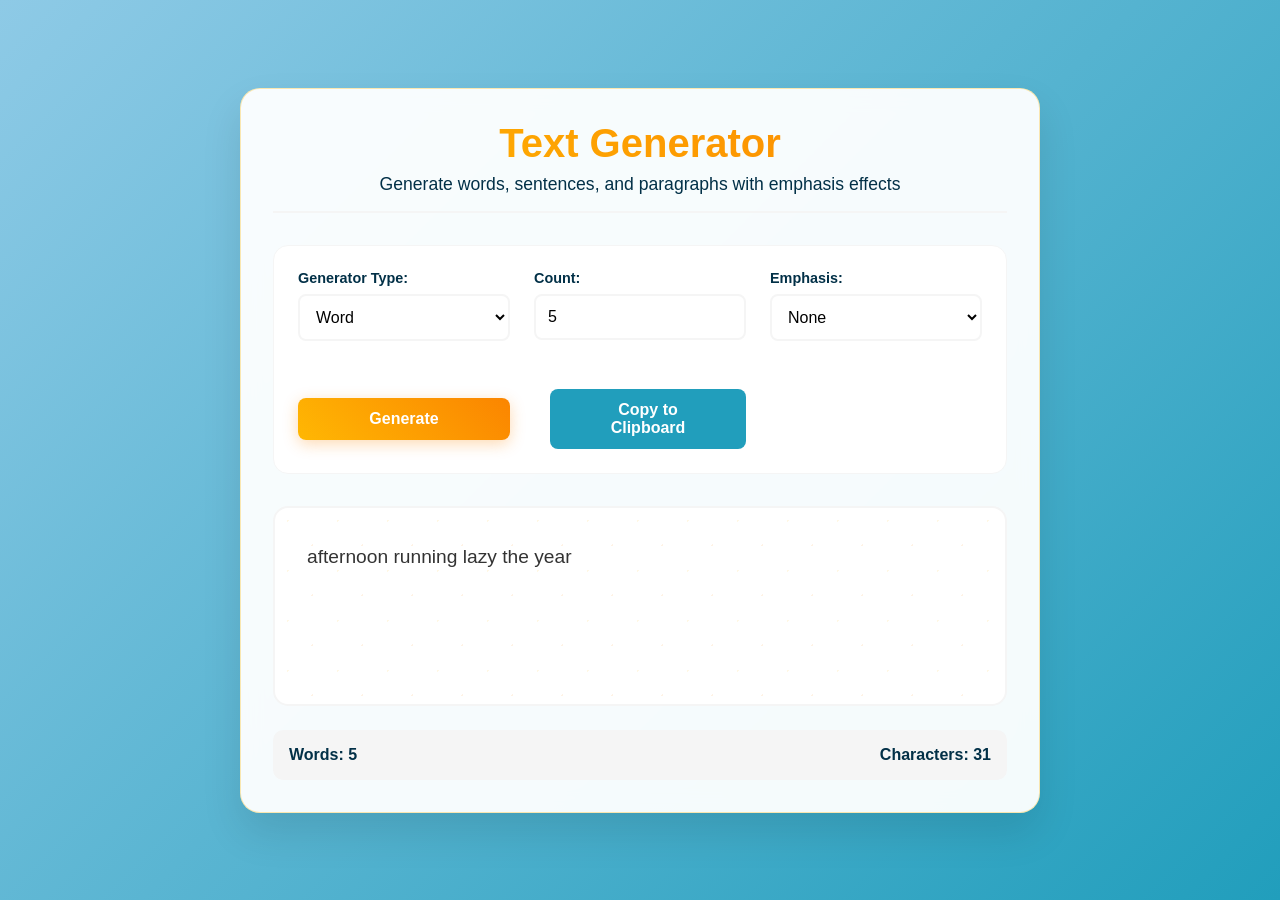
<file: hand-on-task 4/index.html>
<!doctype html>
<html lang="en">
  <head>
    <meta charset="UTF-8" />
    <meta name="viewport" content="width=device-width, initial-scale=1.0" />
    <title>Word, Sentence, Paragraph Generator</title>
    <link rel="stylesheet" href="style.css" />
  </head>
  <body>
    <div class="container">
      <header class="header">
        <h1>Text Generator</h1>
        <p class="subtitle">
          Generate words, sentences, and paragraphs with emphasis effects
        </p>
      </header>

      <div class="controls">
        <div class="control-group">
          <label for="generatorType">Generator Type:</label>
          <select id="generatorType">
            <option value="word">Word</option>
            <option value="sentence">Sentence</option>
            <option value="paragraph">Paragraph</option>
          </select>
        </div>

        <div class="control-group">
          <label for="count">Count:</label>
          <input type="number" id="count" min="1" max="100" value="5" />
        </div>

        <div class="control-group">
          <label for="emphasis">Emphasis:</label>
          <select id="emphasis">
            <option value="none">None</option>
            <option value="first">First Word</option>
            <option value="random">Random Word</option>
            <option value="all">All Words</option>
          </select>
        </div>

        <button id="generateBtn" class="generate-btn">Generate</button>
        <button id="copyBtn" class="copy-btn">Copy to Clipboard</button>
      </div>

      <div class="output-container">
        <div id="output" class="output" contenteditable="true"></div>
      </div>

      <div class="stats">
        <span id="wordCount">Words: 0</span>
        <span id="charCount">Characters: 0</span>
      </div>
    </div>

    <script src="script.js"></script>
  </body>
</html>
</file>
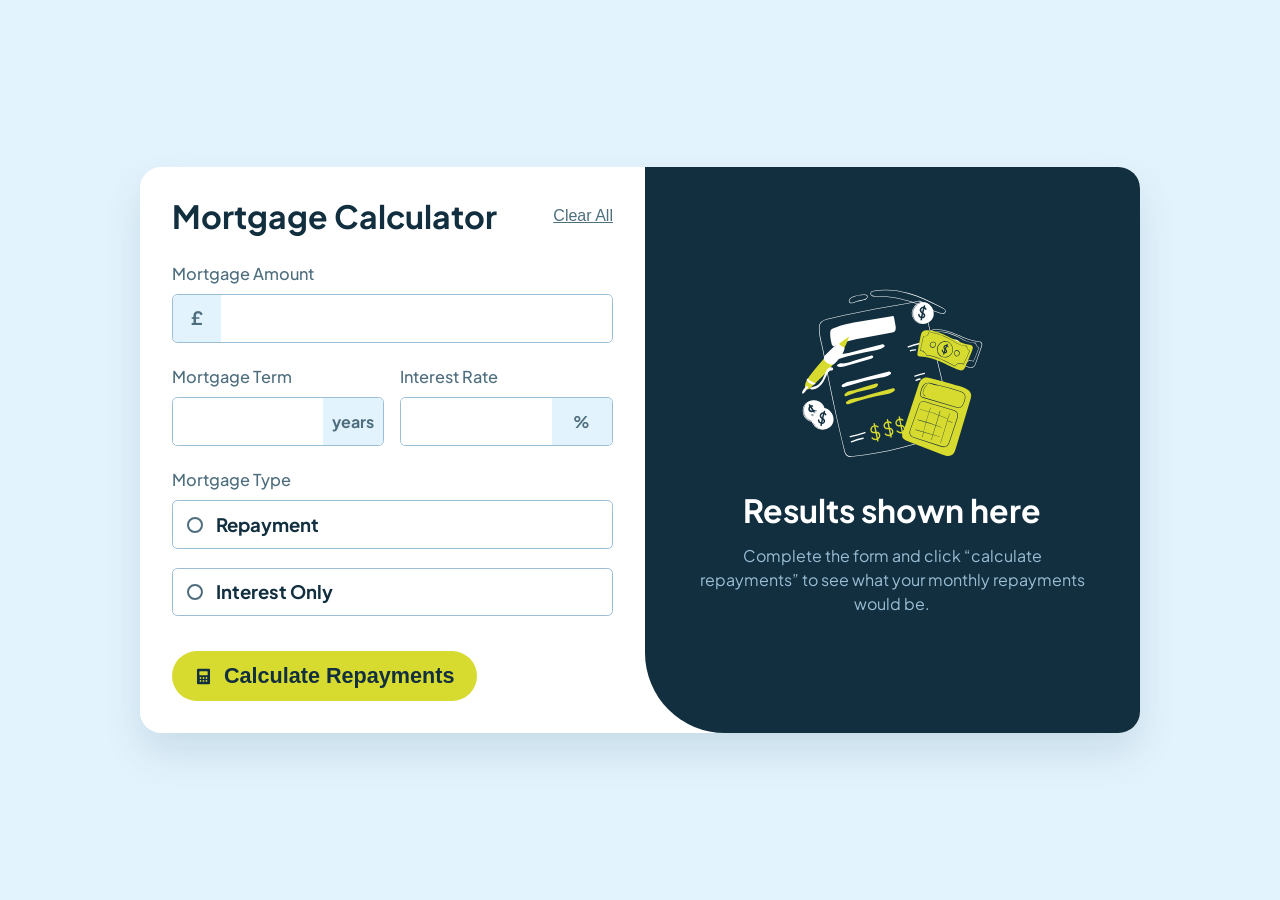
<file: mortgage_calculator/index.html>
<!DOCTYPE html>
<html lang="en">
  <head>
    <meta charset="UTF-8" />
    <meta name="viewport" content="width=device-width, initial-scale=1.0" />
    <title>Mortgage Repayment Calculator</title>
    <link rel="stylesheet" href="styles.css" />
  </head>
  <body>
    <main class="app">
      <section class="calculator" aria-label="Mortgage calculator">
        <div class="panel panel--form">
          <header class="form-header">
            <h1>Mortgage Calculator</h1>
            <button class="clear-button" type="button" id="clearBtn">Clear All</button>
          </header>

          <form id="mortgageForm" novalidate>
            <div class="field-group" data-field="amount">
              <label for="amount">Mortgage Amount</label>
              <div class="input-with-addon input-with-addon--prefix">
                <span class="addon">£</span>
                <input id="amount" name="amount" type="text" inputmode="numeric" autocomplete="off" />
              </div>
              <p class="error-text" id="amountError">This field is required</p>
            </div>

            <div class="row">
              <div class="field-group" data-field="term">
                <label for="term">Mortgage Term</label>
                <div class="input-with-addon input-with-addon--suffix">
                  <input id="term" name="term" type="number" min="0" step="1" />
                  <span class="addon">years</span>
                </div>
                <p class="error-text" id="termError">This field is required</p>
              </div>

              <div class="field-group" data-field="rate">
                <label for="rate">Interest Rate</label>
                <div class="input-with-addon input-with-addon--suffix">
                  <input id="rate" name="rate" type="number" min="0" step="0.01" />
                  <span class="addon">%</span>
                </div>
                <p class="error-text" id="rateError">This field is required</p>
              </div>
            </div>

            <fieldset class="field-group fieldset" data-field="type">
              <legend>Mortgage Type</legend>

              <label class="radio-card" for="repayment">
                <input id="repayment" type="radio" name="mortgageType" value="repayment" />
                <span class="radio-ui"></span>
                <span>Repayment</span>
              </label>

              <label class="radio-card" for="interestOnly">
                <input id="interestOnly" type="radio" name="mortgageType" value="interest-only" />
                <span class="radio-ui"></span>
                <span>Interest Only</span>
              </label>

              <p class="error-text" id="typeError">This field is required</p>
            </fieldset>

            <button class="calculate-button" type="submit">
              <img src="assets/images/icon-calculator.svg" alt="" aria-hidden="true" />
              Calculate Repayments
            </button>
          </form>
        </div>

        <div class="panel panel--results" id="resultsPanel">
          <section class="results-empty" id="emptyState" aria-live="polite">
            <img src="assets/images/illustration-empty.svg" alt="" aria-hidden="true" />
            <h2>Results shown here</h2>
            <p>
              Complete the form and click “calculate repayments” to see what your
              monthly repayments would be.
            </p>
          </section>

          <section class="results-complete" id="completeState" hidden aria-live="polite">
            <h2>Your results</h2>
            <p>
              Your results are shown below based on the information you provided. To
              adjust the results, edit the form and click “calculate repayments” again.
            </p>

            <div class="result-card">
              <p class="result-label">Your monthly repayments</p>
              <p class="result-value result-value--highlight" id="monthlyRepayment">£0.00</p>

              <div class="divider"></div>

              <p class="result-label">Total you'll repay over the term</p>
              <p class="result-value" id="totalRepayment">£0.00</p>
            </div>
          </section>
        </div>
      </section>
    </main>

    <script src="script.js"></script>
  </body>
</html>
</file>
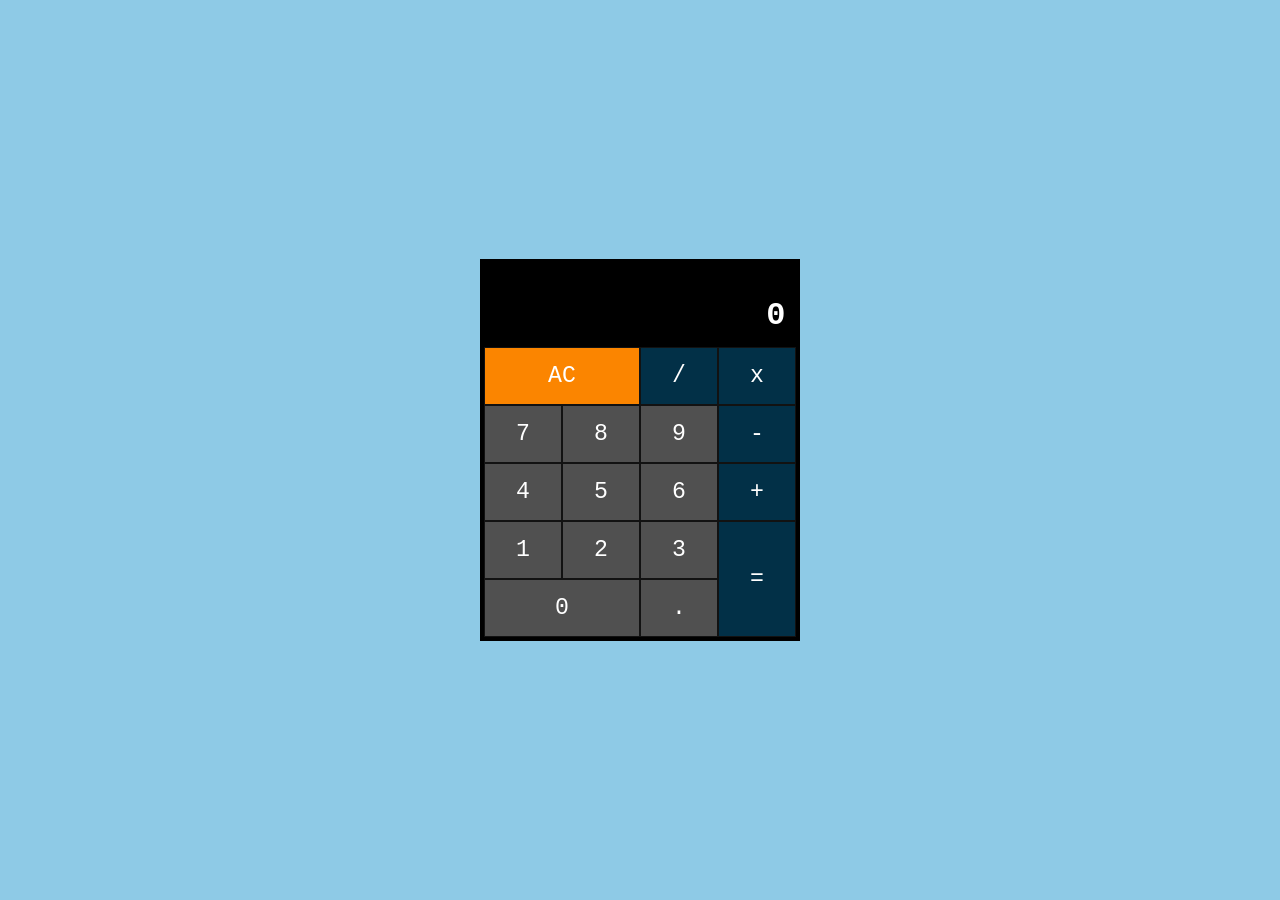
<file: hand-on task 2/JS Calculator/index.html>
<!DOCTYPE html>
<html lang="en">
<head>
  <meta charset="UTF-8" />
  <meta name="viewport" content="width=device-width, initial-scale=1.0" />
  <title>JS Calculator</title>
  <link rel="stylesheet" href="./styles.css" />
</head>
<body>
  <main class="page">
    <section class="calculator" aria-label="Calculator">
      <div class="screen">
        <div class="expression" id="expression"></div>
        <div class="result" id="display">0</div>
      </div>

      <div class="keys">
        <button class="key key-clear wide" data-action="clear">AC</button>
        <button class="key key-operator" data-action="operator" data-value="/">/</button>
        <button class="key key-operator" data-action="operator" data-value="*">x</button>

        <button class="key" data-action="number" data-value="7">7</button>
        <button class="key" data-action="number" data-value="8">8</button>
        <button class="key" data-action="number" data-value="9">9</button>
        <button class="key key-operator" data-action="operator" data-value="-">-</button>

        <button class="key" data-action="number" data-value="4">4</button>
        <button class="key" data-action="number" data-value="5">5</button>
        <button class="key" data-action="number" data-value="6">6</button>
        <button class="key key-operator" data-action="operator" data-value="+">+</button>

        <button class="key" data-action="number" data-value="1">1</button>
        <button class="key" data-action="number" data-value="2">2</button>
        <button class="key" data-action="number" data-value="3">3</button>
        <button class="key key-equals tall" data-action="equals">=</button>

        <button class="key wide" data-action="number" data-value="0">0</button>
        <button class="key" data-action="decimal" data-value=".">.</button>
      </div>
    </section>
  </main>

  <script src="./script.js"></script>
</body>
</html>
</file>
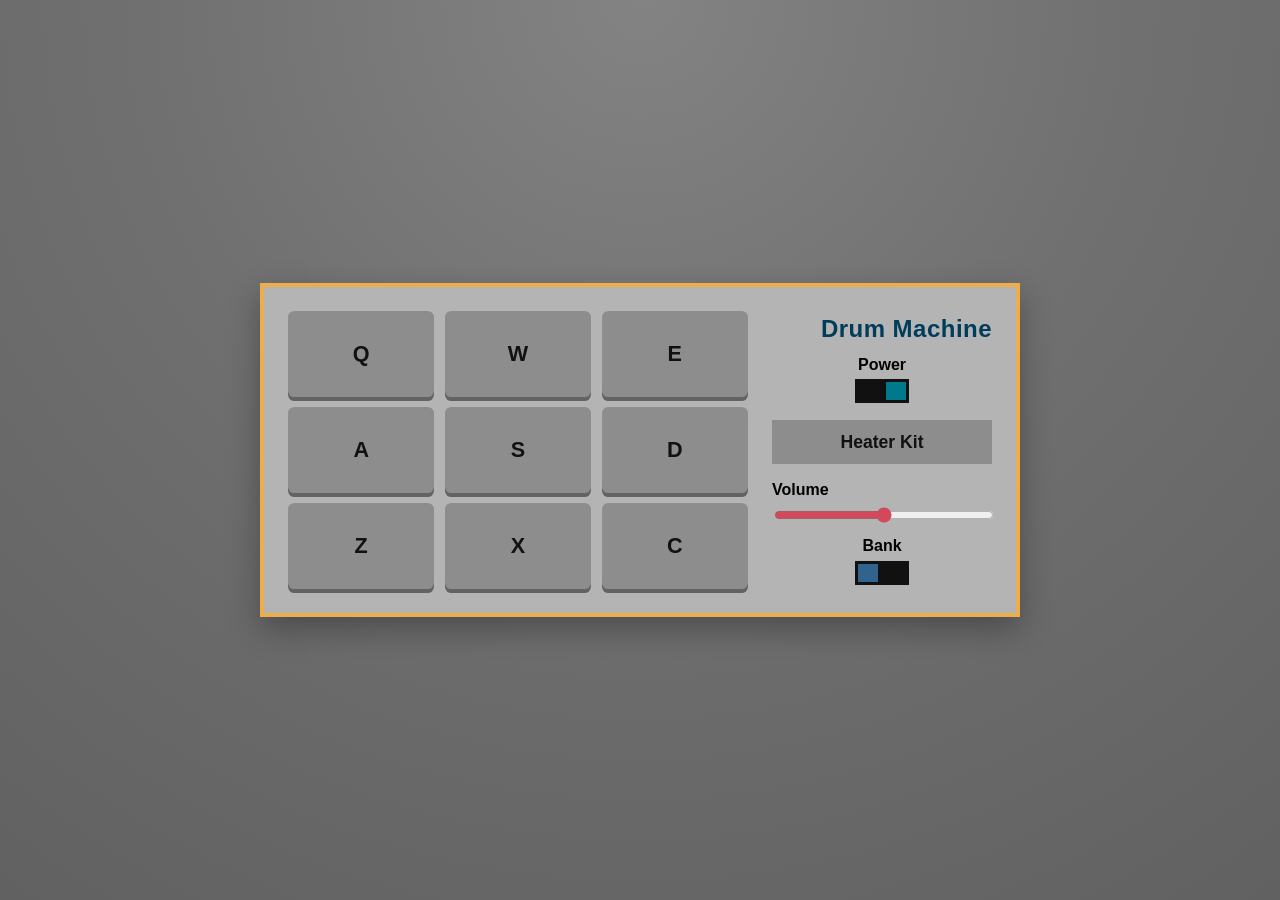
<file: hand-on task 3/Drum Machine/index.html>
<!DOCTYPE html>
<html lang="en">
<head>
  <meta charset="UTF-8" />
  <meta name="viewport" content="width=device-width, initial-scale=1.0" />
  <title>Drum Machine</title>
  <link rel="stylesheet" href="style.css" />
</head>
<body>
  <main class="machine-shell" id="drum-machine">
    <section class="drum-pad-grid" aria-label="Drum pads">
      <button class="drum-pad" id="Heater-1" data-key="Q">Q<audio class="clip" id="Q" preload="auto"></audio></button>
      <button class="drum-pad" id="Heater-2" data-key="W">W<audio class="clip" id="W" preload="auto"></audio></button>
      <button class="drum-pad" id="Heater-3" data-key="E">E<audio class="clip" id="E" preload="auto"></audio></button>
      <button class="drum-pad" id="Heater-4" data-key="A">A<audio class="clip" id="A" preload="auto"></audio></button>
      <button class="drum-pad" id="Clap" data-key="S">S<audio class="clip" id="S" preload="auto"></audio></button>
      <button class="drum-pad" id="Open-HH" data-key="D">D<audio class="clip" id="D" preload="auto"></audio></button>
      <button class="drum-pad" id="Kick-n-Hat" data-key="Z">Z<audio class="clip" id="Z" preload="auto"></audio></button>
      <button class="drum-pad" id="Kick" data-key="X">X<audio class="clip" id="X" preload="auto"></audio></button>
      <button class="drum-pad" id="Closed-HH" data-key="C">C<audio class="clip" id="C" preload="auto"></audio></button>
    </section>

    <section class="controls" aria-label="Controls">
      <h1 class="brand">Drum Machine</h1>

      <div class="toggle-group">
        <p>Power</p>
        <button button class="toggle" id="power-toggle" type="button" aria-pressed="true" title="Toggle Power">
          <span class="knob"></span>
          <span class="visually-hidden">Toggle Power</span>
        </button>
      </div>

      <p id="display" class="display" aria-live="polite">Heater Kit</p>

      <label class="volume-wrap" for="volume-slider">
        Volume
        <input id="volume-slider" type="range" min="0" max="100" step="1" value="50" />
      </label>

      <div class="toggle-group">
        <p>Bank</p>
        <buttonbutton class="toggle" id="bank-toggle" type="button" aria-pressed="false" title="Toggle Bank">
          <span class="knob"></span>
          <span class="visually-hidden">Toggle Bank</span>
        </button>
      </div>
    </section>
  </main>

  <script src="script.js"></script>
</body>
</html>
</file>
<file: hand-on-task 4/style.css>
/* Color Palette from https://coolors.co/palette/8ecae6-219ebc-023047-ffb703-fb8500 */
:root {
  --primary-blue: #8ecae6;
  --secondary-blue: #219ebc;
  --dark-blue: #023047;
  --accent-yellow: #ffb703;
  --accent-orange: #fb8500;
  --white: #ffffff;
  --light-gray: #f5f5f5;
  --text-dark: #333333;
}

* {
  box-sizing: border-box;
  margin: 0;
  padding: 0;
}

body {
  font-family:
    -apple-system, BlinkMacSystemFont, "Segoe UI", Roboto, Helvetica, Arial,
    sans-serif;
  background: linear-gradient(
    135deg,
    var(--primary-blue),
    var(--secondary-blue)
  );
  min-height: 100vh;
  display: flex;
  justify-content: center;
  align-items: center;
  color: var(--text-dark);
}

.container {
  background: rgba(255, 255, 255, 0.95);
  -webkit-backdrop-filter: blur(10px);
  backdrop-filter: blur(10px);
  border-radius: 20px;
  padding: 2rem;
  box-shadow: 0 20px 40px rgba(0, 0, 0, 0.1);
  width: 90%;
  max-width: 800px;
  border: 1px solid rgba(255, 183, 3, 0.3);
}

.header {
  text-align: center;
  margin-bottom: 2rem;
  padding-bottom: 1rem;
  border-bottom: 2px solid var(--light-gray);
}

.header h1 {
  font-size: 2.5rem;
  background: linear-gradient(
    45deg,
    var(--accent-yellow),
    var(--accent-orange)
  );
  -webkit-background-clip: text;
  -webkit-text-fill-color: transparent;
  background-clip: text;
  margin-bottom: 0.5rem;
  font-weight: 800;
}

.subtitle {
  color: var(--dark-blue);
  font-size: 1.1rem;
  font-weight: 500;
}

.controls {
  display: grid;
  grid-template-columns: repeat(auto-fit, minmax(200px, 1fr));
  gap: 1.5rem;
  margin-bottom: 2rem;
  padding: 1.5rem;
  background: var(--white);
  border-radius: 15px;
  border: 1px solid var(--light-gray);
}

.control-group {
  display: flex;
  flex-direction: column;
  gap: 0.5rem;
}

label {
  font-weight: 600;
  color: var(--dark-blue);
  font-size: 0.9rem;
}

select,
input {
  padding: 0.75rem;
  border: 2px solid var(--light-gray);
  border-radius: 8px;
  font-size: 1rem;
  transition: all 0.3s ease;
  background: var(--white);
}

select:focus,
input:focus {
  outline: none;
  border-color: var(--accent-yellow);
  box-shadow: 0 0 0 3px rgba(255, 183, 3, 0.1);
}

.generate-btn,
.copy-btn {
  padding: 0.75rem 2rem;
  border: none;
  border-radius: 8px;
  font-size: 1rem;
  font-weight: 600;
  cursor: pointer;
  transition: all 0.3s ease;
  align-self: center;
  margin-top: 1.5rem;
}

.generate-btn {
  background: linear-gradient(
    45deg,
    var(--accent-yellow),
    var(--accent-orange)
  );
  color: white;
  box-shadow: 0 4px 15px rgba(251, 133, 0, 0.3);
}

.generate-btn:hover {
  transform: translateY(-2px);
  box-shadow: 0 6px 20px rgba(251, 133, 0, 0.4);
}

.copy-btn {
  background: var(--secondary-blue);
  color: white;
  margin-left: 1rem;
}

.copy-btn:hover {
  background: var(--primary-blue);
  transform: translateY(-2px);
}

.output-container {
  background: var(--white);
  border-radius: 15px;
  padding: 2rem;
  min-height: 200px;
  border: 2px solid var(--light-gray);
  margin-bottom: 1.5rem;
  position: relative;
  overflow: hidden;
}

.output {
  font-size: 1.2rem;
  line-height: 1.8;
  color: var(--text-dark);
  min-height: 100px;
  outline: none;
  cursor: text;
}

.output:focus {
  border-bottom: 2px solid var(--accent-yellow);
}

/* Emphasis effects */
.emphasis-word {
  display: inline-block;
  animation: emphasisPulse 0.6s ease-in-out;
  background: linear-gradient(
    45deg,
    var(--accent-yellow),
    var(--accent-orange)
  );
  -webkit-background-clip: text;
  -webkit-text-fill-color: transparent;
  background-clip: text;
  font-weight: 800;
  transform: scale(1.1);
  position: relative;
}

.emphasis-word::after {
  content: "";
  position: absolute;
  bottom: -5px;
  left: 0;
  width: 100%;
  height: 4px;
  background: linear-gradient(
    45deg,
    var(--accent-yellow),
    var(--accent-orange)
  );
  border-radius: 2px;
  opacity: 0.8;
  filter: blur(2px);
}

@keyframes emphasisPulse {
  0% {
    transform: scale(1);
  }
  50% {
    transform: scale(1.15);
  }
  100% {
    transform: scale(1.1);
  }
}

.stats {
  display: flex;
  justify-content: space-between;
  gap: 1rem;
  padding: 1rem;
  background: var(--light-gray);
  border-radius: 10px;
  font-weight: 600;
  color: var(--dark-blue);
}

/* Responsive design */
@media (max-width: 768px) {
  .container {
    padding: 1.5rem;
    width: 95%;
  }

  .header h1 {
    font-size: 2rem;
  }

  .controls {
    grid-template-columns: 1fr;
    gap: 1rem;
  }

  .generate-btn,
  .copy-btn {
    width: 100%;
    margin-left: 0;
    margin-top: 1rem;
  }

  .output-container {
    padding: 1.5rem;
  }

  .output {
    font-size: 1.1rem;
  }
}

/* Typing animation effect */
@keyframes type {
  from {
    width: 0;
  }
  to {
    width: 100%;
  }
}

.output.typing {
  overflow: hidden;
  white-space: nowrap;
  border-right: 2px solid var(--accent-yellow);
  animation: type 2s steps(40, end);
}

/* Subtle background patterns */
.output-container::before {
  content: "";
  position: absolute;
  top: 0;
  left: 0;
  right: 0;
  bottom: 0;
  background-image:
    radial-gradient(
      circle at 25% 25%,
      rgba(255, 183, 3, 0.1) 1px,
      transparent 1px
    ),
    radial-gradient(
      circle at 75% 75%,
      rgba(251, 133, 0, 0.1) 1px,
      transparent 1px
    );
  background-size: 50px 50px;
  pointer-events: none;
}

/* Hover effects for interactive elements */
select:hover,
input:hover {
  border-color: var(--accent-yellow);
}

.generate-btn:active,
.copy-btn:active {
  transform: translateY(1px);
}

/* Smooth transitions */
* {
  transition:
    border-color 0.3s ease,
    background-color 0.3s ease;
}
</file>
<file: mortgage_calculator/styles.css>
@font-face {
  font-family: "Plus Jakarta Sans";
  src: url("assets/fonts/PlusJakartaSans-VariableFont_wght.ttf")
    format("truetype");
  font-style: normal;
  font-weight: 100 900;
}

@font-face {
  font-family: "Plus Jakarta Sans";
  src: url("assets/fonts/PlusJakartaSans-Italic-VariableFont_wght.ttf")
    format("truetype");
  font-style: italic;
  font-weight: 100 900;
}

:root {
  --lime: hsl(61, 70%, 52%);
  --red: hsl(4, 69%, 50%);
  --white: hsl(0, 0%, 100%);
  --slate-100: hsl(202, 86%, 94%);
  --slate-200: hsl(200, 27%, 91%);
  --slate-300: hsl(203, 41%, 72%);
  --slate-500: hsl(200, 26%, 54%);
  --slate-700: hsl(200, 24%, 40%);
  --slate-900: hsl(202, 55%, 16%);
  --slate-950: hsl(201, 57%, 12%);
}

* {
  box-sizing: border-box;
  margin: 0;
  padding: 0;
}

[hidden] {
  display: none !important;
}

img {
  display: block;
  max-width: 100%;
}

body {
  min-height: 100vh;
  font-family: "Plus Jakarta Sans", sans-serif;
  background: var(--slate-100);
  color: var(--slate-900);
  line-height: 1.5;
  overflow-x: hidden;
}

.app {
  min-height: 100vh;
  display: grid;
  place-items: center;
  padding: 2.5rem 1rem;
}

.calculator {
  width: min(1000px, calc(100vw - 2rem));
  display: grid;
  grid-template-columns: 1.02fr 1fr;
  background: var(--white);
  border-radius: 1.35rem;
  overflow: hidden;
  box-shadow: 0 20px 38px rgba(20, 65, 90, 0.12);
}

.panel {
  padding: 2rem;
}

.panel--form {
  background: var(--white);
}

.panel--results {
  background: var(--slate-900);
  border-bottom-left-radius: 5rem;
  color: var(--slate-300);
  display: grid;
}

.form-header {
  display: flex;
  align-items: center;
  justify-content: space-between;
  gap: 1rem;
  margin-bottom: 1.75rem;
}

.form-header h1 {
  font-size: 2rem;
  line-height: 1.1;
}

.clear-button {
  border: 0;
  background: transparent;
  color: var(--slate-700);
  text-decoration: underline;
  font-size: 1rem;
  font-weight: 500;
  cursor: pointer;
}

.clear-button:hover {
  color: var(--slate-900);
}

form {
  display: grid;
  gap: 1.35rem;
}

.row {
  display: grid;
  grid-template-columns: 1fr 1fr;
  gap: 1rem;
}

.field-group {
  display: grid;
}

label,
legend {
  color: var(--slate-700);
  font-weight: 500;
  font-size: 1.02rem;
  margin-bottom: 0.5rem;
}

.input-with-addon {
  display: grid;
  align-items: stretch;
  border: 1px solid var(--slate-300);
  border-radius: 0.33rem;
  overflow: hidden;
  background: var(--white);
}

.input-with-addon--prefix {
  grid-template-columns: 3rem 1fr;
}

.input-with-addon--suffix {
  grid-template-columns: 1fr 3.75rem;
}

.input-with-addon:hover {
  border-color: var(--slate-900);
}

.input-with-addon .addon {
  display: grid;
  place-items: center;
  font-weight: 700;
  color: var(--slate-700);
  background: var(--slate-100);
  font-size: 1.15rem;
  line-height: 1;
}

.input-with-addon--suffix .addon {
  font-size: 1rem;
}

.input-with-addon input {
  border: 0;
  outline: none;
  width: 100%;
  padding: 0.72rem 0.85rem;
  font-size: 1.22rem;
  font-weight: 700;
  color: var(--slate-900);
  font-family: inherit;
  background: var(--white);
}

.input-with-addon:focus-within {
  border-color: var(--lime);
}

.input-with-addon:focus-within .addon {
  background: hsl(60, 86%, 67%);
  color: var(--slate-900);
}

input[type="number"] {
  -moz-appearance: textfield;
  appearance: textfield;
}

input[type="number"]::-webkit-outer-spin-button,
input[type="number"]::-webkit-inner-spin-button {
  -webkit-appearance: none;
  margin: 0;
}

.fieldset {
  border: 0;
  gap: 0.7rem;
}

.radio-card {
  border: 1px solid var(--slate-300);
  border-radius: 0.33rem;
  padding: 0.58rem 0.88rem;
  display: flex;
  align-items: center;
  gap: 0.78rem;
  font-size: 1.16rem;
  font-weight: 700;
  color: var(--slate-900);
  cursor: pointer;
}

.radio-card:hover {
  border-color: var(--lime);
}

.radio-card input {
  position: absolute;
  opacity: 0;
  pointer-events: none;
}

.radio-ui {
  width: 1rem;
  height: 1rem;
  border: 2px solid var(--slate-700);
  border-radius: 999px;
  display: inline-grid;
  place-items: center;
  flex-shrink: 0;
}

.radio-ui::after {
  content: "";
  width: 0.42rem;
  height: 0.42rem;
  border-radius: 999px;
  background: var(--lime);
  transform: scale(0);
}

.radio-card:has(input:checked) {
  border-color: hsl(61, 59%, 60%);
  background: hsl(60, 100%, 96%);
}

.radio-card:has(input:checked) .radio-ui {
  border-color: var(--lime);
}

.radio-card:has(input:checked) .radio-ui::after {
  transform: scale(1);
}

.error-text {
  display: none;
  color: var(--red);
  font-size: 0.86rem;
  font-weight: 500;
  margin-top: 0.1rem;
}

.field-group.is-error .error-text {
  display: block;
}

.field-group.is-error .input-with-addon {
  border-color: var(--red);
}

.field-group.is-error .input-with-addon .addon {
  background: var(--red);
  color: var(--white);
}

.field-group.is-error.fieldset .radio-card {
  border-color: var(--slate-300);
}

.field-group.is-error.fieldset .error-text {
  display: block;
}

.calculate-button {
  margin-top: 0.35rem;
  border: 0;
  border-radius: 999px;
  background: var(--lime);
  color: var(--slate-900);
  font-size: 1.35rem;
  font-weight: 700;
  padding: 0.75rem 1.4rem;
  width: fit-content;
  min-width: 19rem;
  display: inline-flex;
  align-items: center;
  justify-content: center;
  gap: 0.7rem;
  cursor: pointer;
}

.calculate-button:hover {
  background: hsl(60, 70%, 68%);
}

.calculate-button:active {
  background: hsl(60, 69%, 45%);
}

.calculate-button img {
  width: 1.15rem;
  height: 1.15rem;
}

.results-empty {
  display: grid;
  align-content: center;
  justify-items: center;
  text-align: center;
  gap: 0.9rem;
  padding: 0.5rem;
}

.results-empty img {
  width: 12rem;
}

.results-empty h2,
.results-complete h2 {
  color: var(--white);
  font-size: 2rem;
  line-height: 1.2;
}

.results-empty p,
.results-complete p {
  font-size: 1rem;
  color: var(--slate-300);
}

.results-empty p {
  max-width: 33ch;
}

.results-complete {
  display: grid;
  align-content: start;
  gap: 1rem;
}

.result-card {
  margin-top: 1rem;
  border-top: 4px solid var(--lime);
  border-radius: 0.5rem;
  background: var(--slate-950);
  padding: 1.45rem;
}

.result-label {
  color: var(--slate-300);
  font-size: 1rem;
}

.result-value {
  color: var(--white) !important;
  font-weight: 700;
  font-size: 2rem;
  margin-top: 0.3rem;
}

.result-value--highlight {
  color: var(--lime) !important;
  font-size: 3.5rem !important;
  line-height: 1 !important;
}

.divider {
  height: 1px;
  background: hsl(204, 37%, 24%);
  margin: 1.65rem 0;
}

@media (max-width: 900px) {
  .calculator {
    width: min(735px, calc(100vw - 1.5rem));
    grid-template-columns: 1fr;
    border-radius: 1.35rem;
  }

  .panel {
    padding: 1.5rem;
  }

  .panel--results {
    border-bottom-left-radius: 0;
    border-top-right-radius: 0;
  }

  .form-header {
    flex-direction: column;
    align-items: flex-start;
    margin-bottom: 1rem;
  }

  .form-header h1 {
    font-size: 1.95rem;
  }

  .row {
    grid-template-columns: 1fr;
    gap: 1.1rem;
  }

  .calculate-button {
    width: 100%;
    min-width: 0;
  }

  .results-empty,
  .results-complete {
    padding: 0;
  }

  .results-empty {
    gap: 0.75rem;
  }

  .results-empty h2,
  .results-complete h2 {
    font-size: 2.1rem;
  }

  .result-value--highlight {
    font-size: 3.35rem;
  }
}

@media (max-width: 480px) {
  .app {
    padding: 0;
  }

  .calculator {
    width: 100%;
    border-radius: 0;
    box-shadow: none;
  }

  .panel {
    padding: 1rem;
  }

  .form-header h1 {
    font-size: 1.95rem;
  }

  label,
  legend,
  .clear-button,
  .error-text,
  .result-label,
  .results-empty p,
  .results-complete p {
    font-size: 1rem;
  }

  .input-with-addon input {
    font-size: 1.22rem;
  }

  .radio-card {
    font-size: 1.15rem;
  }

  .calculate-button {
    font-size: 1.33rem;
    min-height: 3.35rem;
  }

  .results-empty img {
    width: 11.6rem;
  }

  .results-empty h2,
  .results-complete h2 {
    font-size: 2rem;
  }

  .result-card {
    padding: 1rem;
  }

  .result-value--highlight {
    font-size: 3rem;
  }

  .panel--results {
    border-bottom-left-radius: 0;
  }
}
</file>
<file: hand-on task 2/JS Calculator/styles.css>
:root {
  --primary-color: #fb8500;
  --secondary-color: #ffb703;
  --light-color: #8ecae6;
  --dark-color: #023047;
}

* {
  box-sizing: border-box;
}

body {
  margin: 0;
  min-height: 100vh;
  font-family: "Courier New", Courier, monospace;
  background: var(--light-color);
  color: #ffffff;
}

.page {
  min-height: 100vh;
  display: grid;
  place-items: center;
  padding: 1rem;
}

.calculator {
  width: min(92vw, 320px);
  border: 4px solid #000000;
  background: #202020;
}

.screen {
  min-height: 84px;
  background: #000000;
  color: #ffffff;
  display: flex;
  flex-direction: column;
  align-items: flex-end;
  justify-content: center;
  padding: 0.75rem 0.6rem;
  overflow: hidden;
}

.expression {
  width: 100%;
  min-height: 1.25rem;
  text-align: right;
  font-size: 0.95rem;
  color: #c9c9c9;
  letter-spacing: 0.5px;
  white-space: nowrap;
  overflow: hidden;
  text-overflow: ellipsis;
}

.result {
  width: 100%;
  text-align: right;
  font-size: 2rem;
  font-weight: 700;
  letter-spacing: 1px;
  white-space: nowrap;
  overflow: hidden;
  text-overflow: ellipsis;
}

.keys {
  display: grid;
  grid-template-columns: repeat(4, 1fr);
  grid-auto-rows: 58px;
}

.key {
  border: 1px solid #121212;
  background: #505050;
  color: #ffffff;
  font: inherit;
  font-size: 1.45rem;
  cursor: pointer;
}

.key:hover {
  filter: brightness(1.1);
}

.key:active {
  transform: scale(0.985);
}

.key:focus-visible {
  outline: 2px solid var(--primary-color);
  outline-offset: -2px;
}

.key-operator {
  background: var(--dark-color);
}

.key-clear {
  background: var(--primary-color);
}

.key-equals {
  background: var(--dark-color);
}

.wide {
  grid-column: span 2;
}

.tall {
  grid-row: span 2;
}
</file>
<file: hand-on task 3/Drum Machine/style.css>
:root {
  --primary-color: #edae49;
  --secondary-color: #d1495b;
  --tertiary-color: #00798c;
  --background-color: #30638e;
  --text-color: #003d5b;
}

* {
  box-sizing: border-box;
}

body {
  margin: 0;
  min-height: 100vh;
  display: grid;
  place-items: center;
  padding: 1rem;
  font-family: "Trebuchet MS", "Segoe UI", sans-serif;
  background: radial-gradient(
    circle at top,
    #838383 0%,
    #707070 45%,
    #616161 100%
  );
}

.machine-shell {
  width: min(760px, 100%);
  background: #b4b4b4;
  border: 4px solid var(--primary-color);
  padding: 1.5rem;
  display: grid;
  grid-template-columns: 1fr 220px;
  gap: 1.5rem;
  box-shadow: 0 12px 30px rgba(0, 0, 0, 0.3);
}

.drum-pad-grid {
  display: grid;
  grid-template-columns: repeat(3, minmax(0, 1fr));
  gap: 0.65rem;
}

.drum-pad {
  min-height: 86px;
  border: 0;
  border-radius: 0.4rem;
  font-size: 1.35rem;
  font-weight: 700;
  color: #111;
  background: #8d8d8d;
  cursor: pointer;
  box-shadow: 0 4px 0 rgba(0, 0, 0, 0.45);
  transition:
    transform 0.1s ease,
    box-shadow 0.1s ease,
    background-color 0.2s ease;
}

.drum-pad:hover {
  filter: brightness(1.05);
}

.drum-pad:active,
.drum-pad.active {
  transform: translateY(2px);
  box-shadow: 0 2px 0 rgba(0, 0, 0, 0.45);
  background: var(--primary-color);
}

.controls {
  display: grid;
  align-content: center;
  gap: 0.8rem;
}

.brand {
  margin: 0;
  text-align: right;
  color: var(--text-color);
  font-size: 1.5rem;
  letter-spacing: 0.02em;
}

.toggle-group {
  display: grid;
  justify-items: center;
  gap: 0.35rem;
}

.toggle-group p {
  margin: 0;
  font-weight: 700;
}

.toggle {
  border: 0;
  width: 54px;
  height: 24px;
  background: #111;
  padding: 3px;
  cursor: pointer;
}

span.visually-hidden {
  position: absolute;
  width: 1px;
  height: 1px;
  padding: 0;
  margin: -1px;
  overflow: hidden;
  clip: rect(0, 0, 0, 0);
  white-space: nowrap;
  border-width: 0;
}

.knob {
  display: block;
  width: 20px;
  height: 18px;
  background: var(--background-color);
  transition: transform 0.15s ease;
}

.toggle.on .knob {
  transform: translateX(28px);
  background: var(--tertiary-color);
}

.display {
  margin: 0.25rem 0;
  min-height: 44px;
  padding: 0.7rem;
  display: grid;
  place-items: center;
  text-align: center;
  font-size: 1.1rem;
  font-weight: 700;
  background: #8d8d8d;
  color: #111;
}

.volume-wrap {
  display: grid;
  gap: 0.35rem;
  font-weight: 700;
}

#volume-slider {
  width: 100%;
  accent-color: var(--secondary-color);
  cursor: pointer;
}

.machine-shell.off .drum-pad,
.machine-shell.off .display,
.machine-shell.off .brand,
.machine-shell.off .toggle-group p,
.machine-shell.off .volume-wrap {
  opacity: 0.55;
}

@media (max-width: 700px) {
  .machine-shell {
    grid-template-columns: 1fr;
  }

  .controls {
    justify-items: center;
  }

  .brand {
    text-align: center;
  }
}
</file>
